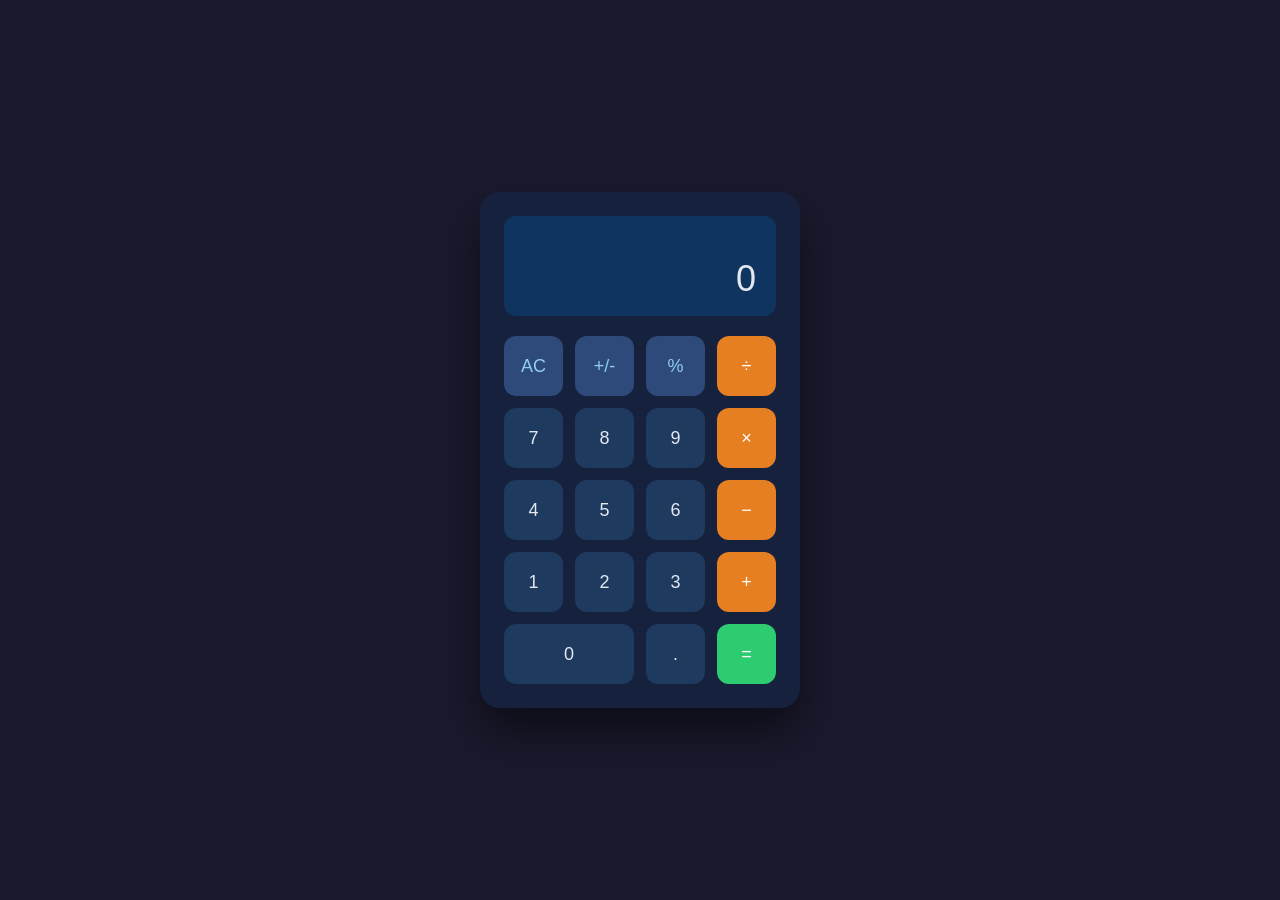
<file: index.html>
<!DOCTYPE html>
<html lang="en">
<head>
  <meta charset="UTF-8" />
  <meta name="viewport" content="width=device-width, initial-scale=1.0" />
  <title>Basic Calculator</title>
  <style>
    * {
      box-sizing: border-box;
      margin: 0;
      padding: 0;
    }

    body {
      display: flex;
      justify-content: center;
      align-items: center;
      min-height: 100vh;
      background: #1a1a2e;
      font-family: -apple-system, BlinkMacSystemFont, 'Segoe UI', sans-serif;
    }

    .calculator {
      background: #16213e;
      border-radius: 20px;
      padding: 24px;
      box-shadow: 0 25px 45px rgba(0, 0, 0, 0.5);
      width: 320px;
    }

    .display {
      background: #0f3460;
      border-radius: 12px;
      padding: 16px 20px;
      margin-bottom: 20px;
      text-align: right;
      min-height: 90px;
      display: flex;
      flex-direction: column;
      justify-content: flex-end;
    }

    .display .expression {
      font-size: 14px;
      color: #a0aec0;
      min-height: 20px;
      margin-bottom: 6px;
      overflow: hidden;
      text-overflow: ellipsis;
      white-space: nowrap;
    }

    .display .current {
      font-size: 36px;
      font-weight: 300;
      color: #e2e8f0;
      overflow: hidden;
      text-overflow: ellipsis;
      white-space: nowrap;
    }

    .buttons {
      display: grid;
      grid-template-columns: repeat(4, 1fr);
      gap: 12px;
    }

    button {
      height: 60px;
      border: none;
      border-radius: 12px;
      font-size: 18px;
      font-weight: 500;
      cursor: pointer;
      transition: transform 0.08s, filter 0.08s;
    }

    button:active {
      transform: scale(0.94);
      filter: brightness(0.85);
    }

    .btn-func {
      background: #2d4a7a;
      color: #90cdf4;
    }

    .btn-operator {
      background: #e67e22;
      color: #fff;
    }

    .btn-digit {
      background: #1e3a5f;
      color: #e2e8f0;
    }

    .btn-zero {
      grid-column: span 2;
    }

    .btn-equals {
      background: #2ecc71;
      color: #fff;
    }
  </style>
</head>
<body>
  <div class="calculator">
    <div class="display">
      <div class="expression" id="expression"></div>
      <div class="current" id="current">0</div>
    </div>
    <div class="buttons">
      <!-- Row 1 -->
      <button class="btn-func" onclick="calc.clear(); updateDisplay()">AC</button>
      <button class="btn-func" onclick="calc.toggleSign(); updateDisplay()">+/-</button>
      <button class="btn-func" onclick="calc.inputPercent(); updateDisplay()">%</button>
      <button class="btn-operator" onclick="calc.setOperator('/'); updateDisplay()">÷</button>

      <!-- Row 2 -->
      <button class="btn-digit" onclick="calc.inputDigit('7'); updateDisplay()">7</button>
      <button class="btn-digit" onclick="calc.inputDigit('8'); updateDisplay()">8</button>
      <button class="btn-digit" onclick="calc.inputDigit('9'); updateDisplay()">9</button>
      <button class="btn-operator" onclick="calc.setOperator('*'); updateDisplay()">×</button>

      <!-- Row 3 -->
      <button class="btn-digit" onclick="calc.inputDigit('4'); updateDisplay()">4</button>
      <button class="btn-digit" onclick="calc.inputDigit('5'); updateDisplay()">5</button>
      <button class="btn-digit" onclick="calc.inputDigit('6'); updateDisplay()">6</button>
      <button class="btn-operator" onclick="calc.setOperator('-'); updateDisplay()">−</button>

      <!-- Row 4 -->
      <button class="btn-digit" onclick="calc.inputDigit('1'); updateDisplay()">1</button>
      <button class="btn-digit" onclick="calc.inputDigit('2'); updateDisplay()">2</button>
      <button class="btn-digit" onclick="calc.inputDigit('3'); updateDisplay()">3</button>
      <button class="btn-operator" onclick="calc.setOperator('+'); updateDisplay()">+</button>

      <!-- Row 5 -->
      <button class="btn-digit btn-zero" onclick="calc.inputDigit('0'); updateDisplay()">0</button>
      <button class="btn-digit" onclick="calc.inputDecimal(); updateDisplay()">.</button>
      <button class="btn-equals" onclick="calc.calculate(); updateDisplay()">=</button>
    </div>
  </div>

  <script src="calculator.js"></script>
  <script>
    const calc = new Calculator();

    const operatorSymbols = { '+': '+', '-': '−', '*': '×', '/': '÷' };

    function updateDisplay() {
      document.getElementById('current').textContent = calc.getDisplay();

      const exprEl = document.getElementById('expression');
      if (calc.previousValue && calc.operator) {
        exprEl.textContent = calc.previousValue + ' ' + operatorSymbols[calc.operator];
      } else {
        exprEl.textContent = '';
      }
    }

    document.addEventListener('keydown', (e) => {
      if (e.key >= '0' && e.key <= '9') calc.inputDigit(e.key);
      else if (e.key === '.') calc.inputDecimal();
      else if (e.key === '+') calc.setOperator('+');
      else if (e.key === '-') calc.setOperator('-');
      else if (e.key === '*') calc.setOperator('*');
      else if (e.key === '/') { e.preventDefault(); calc.setOperator('/'); }
      else if (e.key === 'Enter' || e.key === '=') calc.calculate();
      else if (e.key === 'Escape') calc.clear();
      else if (e.key === '%') calc.inputPercent();
      else return;
      updateDisplay();
    });
  </script>
</body>
</html>
</file>
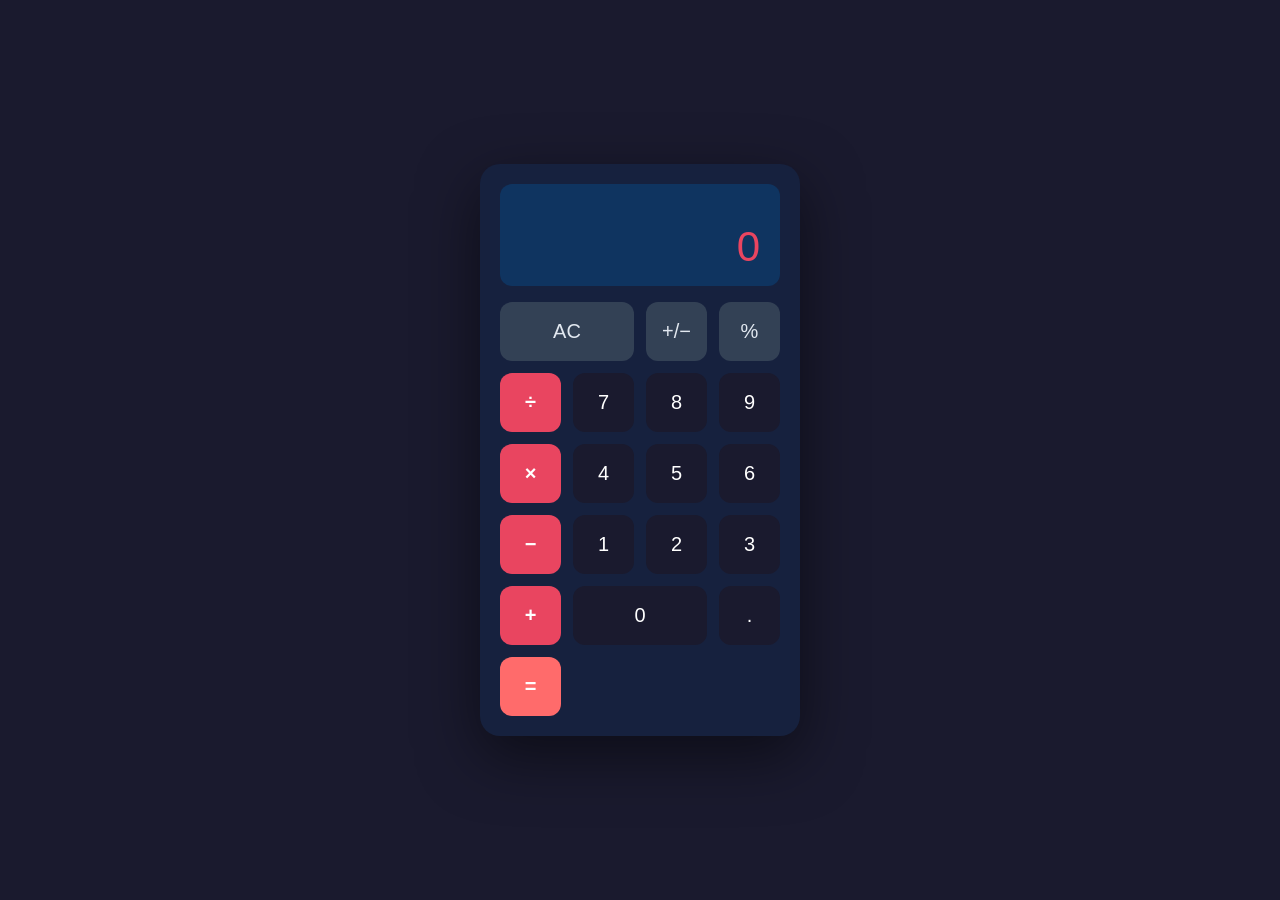
<file: calculator/index.html>
<!DOCTYPE html>
<html lang="en">
  <head>
    <meta charset="UTF-8" />
    <meta name="viewport" content="width=device-width, initial-scale=1.0" />
    <title>Calculator</title>
    <link rel="stylesheet" href="style.css" />
  </head>
  <body>
    <div class="calculator" role="application" aria-label="Calculator">
      <div class="display" id="display" aria-live="polite">
        <div class="expression" id="expression"></div>
        <div class="result" id="result">0</div>
      </div>

      <div class="buttons">
        <!-- Row 1 -->
        <button class="btn btn-wide btn-secondary" data-action="clear" aria-label="Clear">AC</button>
        <button class="btn btn-secondary" data-action="sign" aria-label="Toggle sign">+/−</button>
        <button class="btn btn-secondary" data-action="percent" aria-label="Percent">%</button>
        <button class="btn btn-operator" data-action="operator" data-value="÷" aria-label="Divide">÷</button>

        <!-- Row 2 -->
        <button class="btn btn-number" data-action="number" data-value="7">7</button>
        <button class="btn btn-number" data-action="number" data-value="8">8</button>
        <button class="btn btn-number" data-action="number" data-value="9">9</button>
        <button class="btn btn-operator" data-action="operator" data-value="×" aria-label="Multiply">×</button>

        <!-- Row 3 -->
        <button class="btn btn-number" data-action="number" data-value="4">4</button>
        <button class="btn btn-number" data-action="number" data-value="5">5</button>
        <button class="btn btn-number" data-action="number" data-value="6">6</button>
        <button class="btn btn-operator" data-action="operator" data-value="−" aria-label="Subtract">−</button>

        <!-- Row 4 -->
        <button class="btn btn-number" data-action="number" data-value="1">1</button>
        <button class="btn btn-number" data-action="number" data-value="2">2</button>
        <button class="btn btn-number" data-action="number" data-value="3">3</button>
        <button class="btn btn-operator" data-action="operator" data-value="+" aria-label="Add">+</button>

        <!-- Row 5 -->
        <button class="btn btn-number btn-wide" data-action="number" data-value="0">0</button>
        <button class="btn btn-number" data-action="decimal" aria-label="Decimal point">.</button>
        <button class="btn btn-operator btn-equals" data-action="equals" aria-label="Equals">=</button>
      </div>
    </div>

    <script src="calculator.js"></script>
  </body>
</html>
</file>
<file: calculator/style.css>
*, *::before, *::after {
  box-sizing: border-box;
  margin: 0;
  padding: 0;
}

body {
  display: flex;
  justify-content: center;
  align-items: center;
  min-height: 100vh;
  background: #1a1a2e;
  font-family: -apple-system, BlinkMacSystemFont, "Segoe UI", Roboto, sans-serif;
}

.calculator {
  background: #16213e;
  border-radius: 20px;
  padding: 20px;
  box-shadow: 0 20px 60px rgba(0, 0, 0, 0.5);
  width: 320px;
}

/* ── Display ── */
.display {
  background: #0f3460;
  border-radius: 12px;
  padding: 16px 20px;
  margin-bottom: 16px;
  text-align: right;
  min-height: 90px;
  display: flex;
  flex-direction: column;
  justify-content: flex-end;
  overflow: hidden;
}

.expression {
  font-size: 14px;
  color: rgba(255, 255, 255, 0.5);
  min-height: 20px;
  word-break: break-all;
  margin-bottom: 4px;
}

.result {
  font-size: 42px;
  color: #e94560;
  font-weight: 300;
  word-break: break-all;
  line-height: 1.1;
}

/* ── Button grid ── */
.buttons {
  display: grid;
  grid-template-columns: repeat(4, 1fr);
  gap: 12px;
}

.btn {
  background: #1a1a2e;
  border: none;
  border-radius: 12px;
  color: #ffffff;
  cursor: pointer;
  font-size: 20px;
  padding: 18px 10px;
  transition: background 0.15s, transform 0.1s;
  user-select: none;
}

.btn:hover {
  background: #252545;
}

.btn:active {
  transform: scale(0.94);
  background: #2e2e55;
}

/* Wide button spans 2 columns */
.btn-wide {
  grid-column: span 2;
}

/* Secondary (AC, +/−, %) */
.btn-secondary {
  background: #334155;
  color: #e2e8f0;
}

.btn-secondary:hover {
  background: #475569;
}

/* Operator buttons */
.btn-operator {
  background: #e94560;
  color: #ffffff;
  font-weight: 600;
}

.btn-operator:hover {
  background: #f06070;
}

/* Equals button */
.btn-equals {
  background: #ff6b6b;
}

.btn-equals:hover {
  background: #ff8585;
}

/* Active operator highlight */
.btn-operator.active {
  background: #ffffff;
  color: #e94560;
}
</file>
